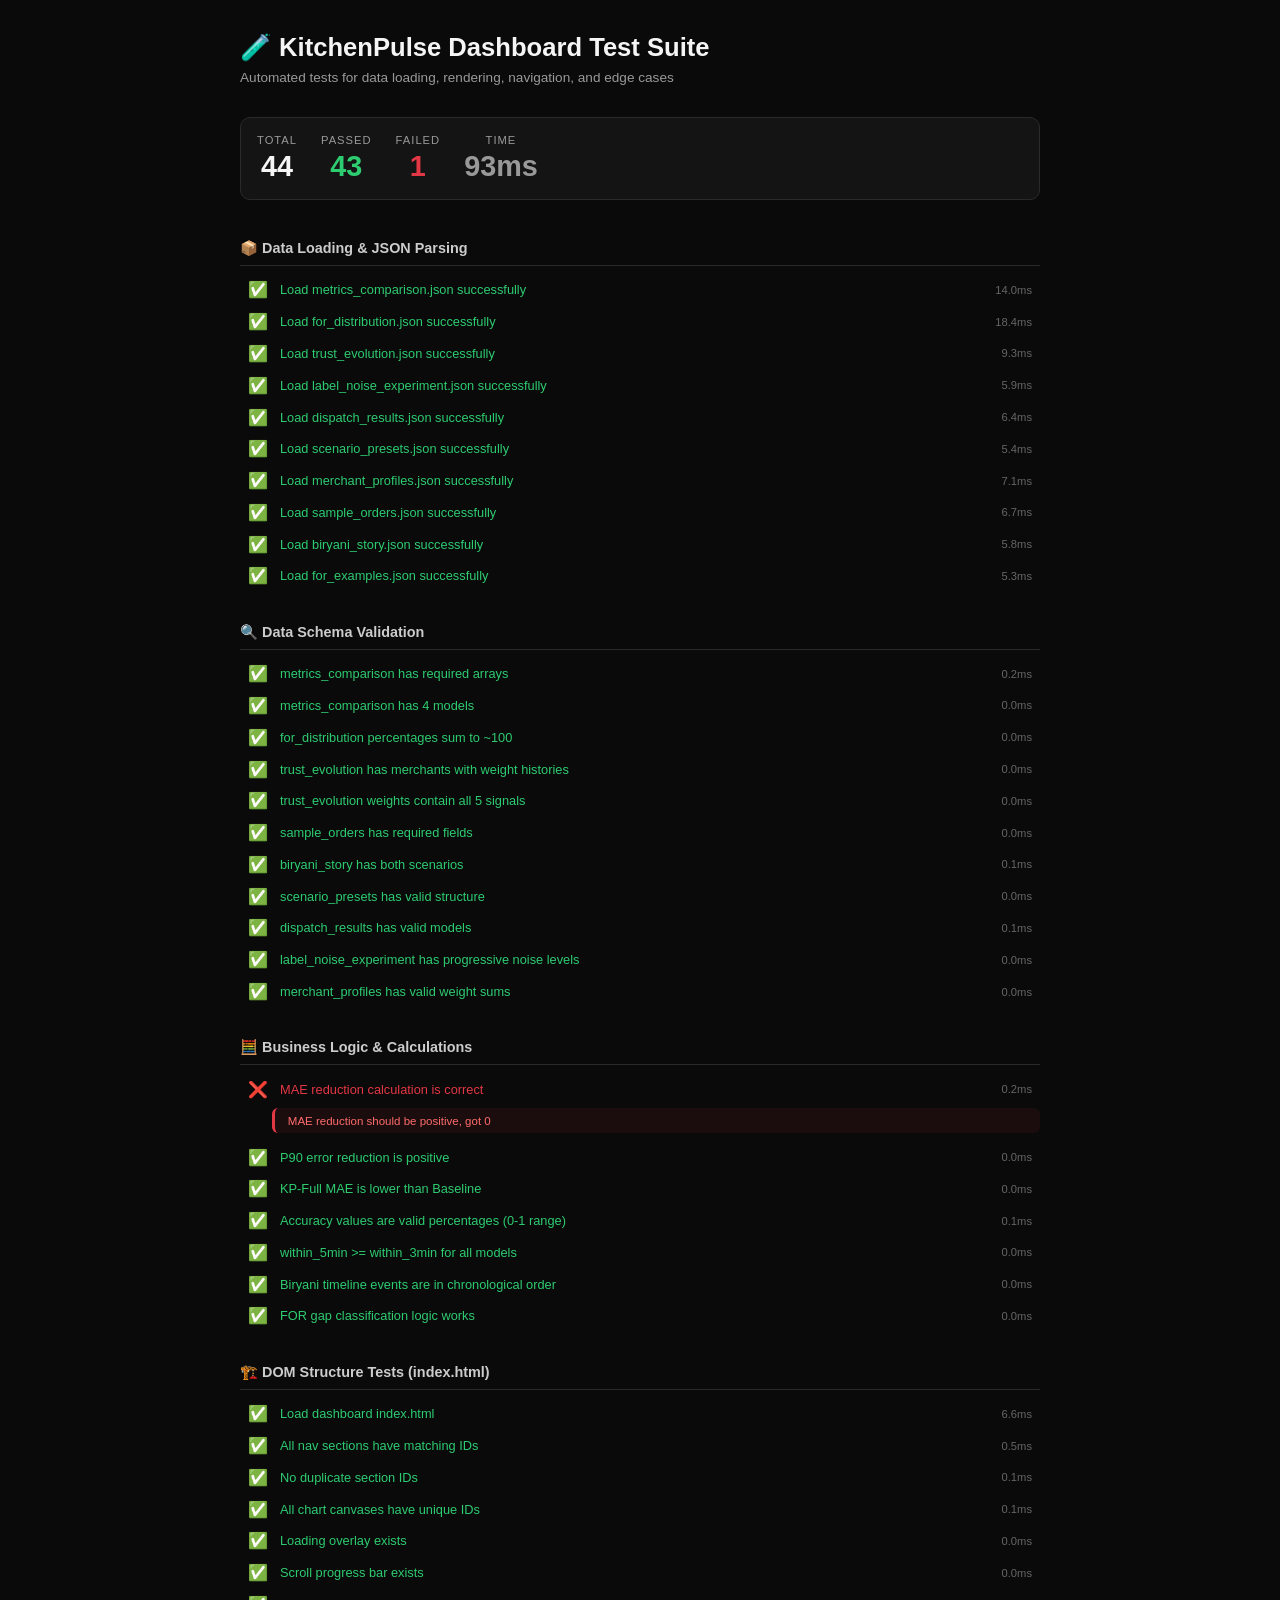
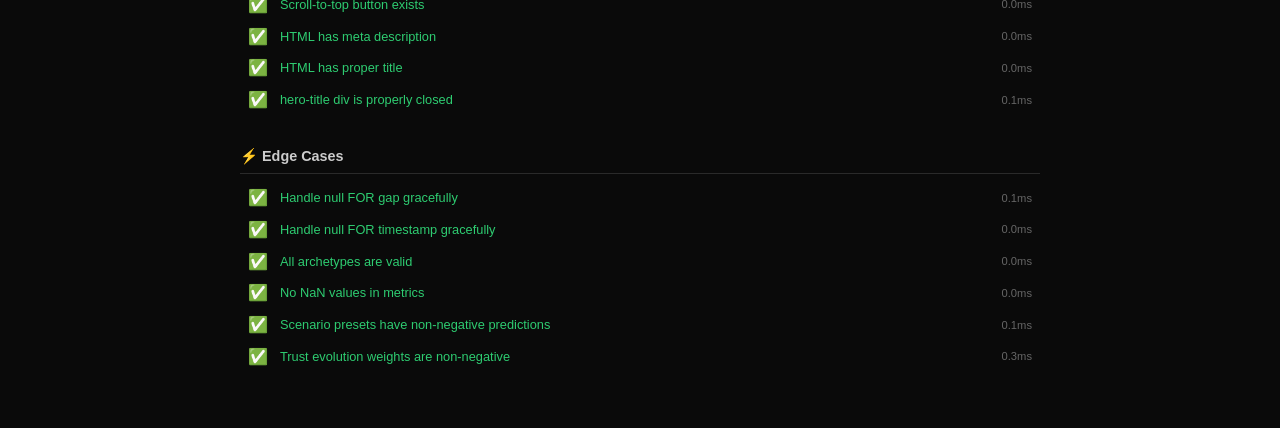
<file: dashboard/tests.html>
<!DOCTYPE html>
<html lang="en">
<head>
    <meta charset="UTF-8">
    <meta name="viewport" content="width=device-width, initial-scale=1.0">
    <title>KitchenPulse Dashboard — Test Suite</title>
    <style>
        * { margin: 0; padding: 0; box-sizing: border-box; }
        body { font-family: 'Inter', -apple-system, sans-serif; background: #0a0a0a; color: #f5f5f5; padding: 2rem; }
        h1 { font-size: 1.6rem; margin-bottom: 0.5rem; }
        .subtitle { color: #999; font-size: 0.85rem; margin-bottom: 2rem; }
        .summary { display: flex; gap: 1.5rem; margin-bottom: 2rem; padding: 1rem; background: #141414; border-radius: 10px; border: 1px solid #2a2a2a; }
        .summary-item { text-align: center; }
        .summary-label { font-size: 0.7rem; color: #999; text-transform: uppercase; letter-spacing: 1px; }
        .summary-value { font-size: 1.8rem; font-weight: 800; margin-top: 0.25rem; }
        .pass { color: #2ecc71; }
        .fail { color: #E23744; }
        .skip { color: #f59e0b; }
        .test-group { margin-bottom: 1.5rem; }
        .group-title { font-size: 0.9rem; font-weight: 700; padding: 0.5rem 0; border-bottom: 1px solid #2a2a2a; margin-bottom: 0.5rem; color: #ccc; }
        .test-row { display: flex; align-items: center; gap: 0.75rem; padding: 0.4rem 0.5rem; font-size: 0.8rem; border-radius: 6px; }
        .test-row:hover { background: #1c1c1c; }
        .icon { font-size: 1rem; min-width: 20px; text-align: center; }
        .test-name { flex: 1; }
        .test-time { color: #666; font-size: 0.7rem; font-variant-numeric: tabular-nums; }
        .error-msg { background: rgba(226,55,68,0.08); color: #ff6b6b; padding: 0.4rem 0.8rem; margin: 0.2rem 0 0.5rem 2rem; border-radius: 6px; font-size: 0.72rem; border-left: 3px solid #E23744; }
        #test-container { max-width: 800px; margin: 0 auto; }
        .running { color: #f59e0b; animation: pulse 1s infinite; }
        @keyframes pulse { 0%,100% { opacity: 1; } 50% { opacity: 0.5; } }
    </style>
</head>
<body>
<div id="test-container">
    <h1>🧪 KitchenPulse Dashboard Test Suite</h1>
    <p class="subtitle">Automated tests for data loading, rendering, navigation, and edge cases</p>

    <div class="summary">
        <div class="summary-item"><div class="summary-label">Total</div><div class="summary-value" id="s-total">—</div></div>
        <div class="summary-item"><div class="summary-label">Passed</div><div class="summary-value pass" id="s-pass">—</div></div>
        <div class="summary-item"><div class="summary-label">Failed</div><div class="summary-value fail" id="s-fail">—</div></div>
        <div class="summary-item"><div class="summary-label">Time</div><div class="summary-value" id="s-time" style="color:#999">—</div></div>
    </div>

    <div id="results"></div>
</div>

<script>
/* ============================================================
   MINI TEST FRAMEWORK
   ============================================================ */
const results = [];
let currentGroup = '';

function group(name) { currentGroup = name; }

function assert(condition, message) {
    if (!condition) throw new Error(message || 'Assertion failed');
}

function assertEqual(actual, expected, message) {
    if (actual !== expected) {
        throw new Error(`${message || 'assertEqual'}: expected ${JSON.stringify(expected)}, got ${JSON.stringify(actual)}`);
    }
}

function assertTruthy(value, message) {
    if (!value) throw new Error(`${message || 'assertTruthy'}: value is falsy (${value})`);
}

function assertType(value, type, message) {
    if (typeof value !== type) throw new Error(`${message || 'assertType'}: expected type ${type}, got ${typeof value}`);
}

async function test(name, fn) {
    const t0 = performance.now();
    try {
        await fn();
        results.push({ group: currentGroup, name, pass: true, time: performance.now() - t0 });
    } catch (e) {
        results.push({ group: currentGroup, name, pass: false, error: e.message, time: performance.now() - t0 });
    }
}

function renderResults() {
    const container = document.getElementById('results');
    const groups = {};
    results.forEach(r => {
        if (!groups[r.group]) groups[r.group] = [];
        groups[r.group].push(r);
    });

    let html = '';
    for (const [gName, tests] of Object.entries(groups)) {
        html += `<div class="test-group"><div class="group-title">${gName}</div>`;
        tests.forEach(t => {
            const icon = t.pass ? '✅' : '❌';
            const cls = t.pass ? 'pass' : 'fail';
            html += `<div class="test-row"><span class="icon">${icon}</span><span class="test-name ${cls}">${t.name}</span><span class="test-time">${t.time.toFixed(1)}ms</span></div>`;
            if (!t.pass) html += `<div class="error-msg">${t.error}</div>`;
        });
        html += `</div>`;
    }
    container.innerHTML = html;

    const total = results.length;
    const passed = results.filter(r => r.pass).length;
    const failed = total - passed;
    const totalTime = results.reduce((s, r) => s + r.time, 0);
    document.getElementById('s-total').textContent = total;
    document.getElementById('s-pass').textContent = passed;
    document.getElementById('s-fail').textContent = failed;
    document.getElementById('s-time').textContent = totalTime.toFixed(0) + 'ms';

    document.getElementById('s-fail').style.color = failed > 0 ? '#E23744' : '#2ecc71';
}

/* ============================================================
   HELPER: Fetch JSON from data directory
   ============================================================ */
async function loadJSON(name) {
    const res = await fetch(`data/${name}.json`);
    if (!res.ok) throw new Error(`HTTP ${res.status} loading ${name}.json`);
    return res.json();
}

/* ============================================================
   RUN ALL TESTS
   ============================================================ */
async function runAllTests() {
    document.getElementById('results').innerHTML = '<p class="running">⏳ Running tests...</p>';

    // ========== DATA LOADING ==========
    group('📦 Data Loading & JSON Parsing');

    const fileNames = [
        'metrics_comparison', 'for_distribution', 'trust_evolution',
        'label_noise_experiment', 'dispatch_results', 'scenario_presets',
        'merchant_profiles', 'sample_orders', 'biryani_story', 'for_examples',
    ];

    const DATA = {};

    for (const f of fileNames) {
        await test(`Load ${f}.json successfully`, async () => {
            const data = await loadJSON(f);
            assertTruthy(data, `${f}.json returned null/undefined`);
            DATA[f] = data;
        });
    }

    // ========== DATA SCHEMA VALIDATION ==========
    group('🔍 Data Schema Validation');

    await test('metrics_comparison has required arrays', async () => {
        const m = DATA.metrics_comparison;
        assertTruthy(m, 'metrics_comparison not loaded');
        assertTruthy(Array.isArray(m.models), 'models should be array');
        assertTruthy(Array.isArray(m.mae), 'mae should be array');
        assertTruthy(Array.isArray(m.p90_error), 'p90_error should be array');
        assertTruthy(Array.isArray(m.p95_error), 'p95_error should be array');
        assertTruthy(Array.isArray(m.within_3min), 'within_3min should be array');
        assertTruthy(Array.isArray(m.within_5min), 'within_5min should be array');
        assertEqual(m.models.length, m.mae.length, 'models and mae length mismatch');
    });

    await test('metrics_comparison has 4 models', async () => {
        assertEqual(DATA.metrics_comparison.models.length, 4, 'Should have 4 models');
    });

    await test('for_distribution percentages sum to ~100', async () => {
        const d = DATA.for_distribution;
        const sum = d.honest_pct + d.rider_triggered_pct + d.lazy_pct + d.missing_pct;
        assert(Math.abs(sum - 100) < 1, `FOR percentages sum to ${sum}, expected ~100`);
    });

    await test('trust_evolution has merchants with weight histories', async () => {
        const te = DATA.trust_evolution;
        assertTruthy(Array.isArray(te), 'trust_evolution should be array');
        assert(te.length > 0, 'trust_evolution should have entries');
        assertTruthy(te[0].archetype, 'first entry should have archetype');
        assertTruthy(te[0].merchant_id !== undefined, 'first entry should have merchant_id');
        assertTruthy(Array.isArray(te[0].weight_history), 'first entry should have weight_history array');
    });

    await test('trust_evolution weights contain all 5 signals', async () => {
        const signals = ['for', 'dwell', 'behavior', 'akai', 'external'];
        const entry = DATA.trust_evolution[0];
        const hist = entry.weight_history[0];
        signals.forEach(s => {
            assert(s in hist.weights, `weight_history missing signal: ${s}`);
        });
    });

    await test('sample_orders has required fields', async () => {
        const orders = DATA.sample_orders;
        assertTruthy(Array.isArray(orders), 'sample_orders should be array');
        assert(orders.length > 0, 'sample_orders should not be empty');
        const o = orders[0];
        assertTruthy('archetype' in o, 'missing archetype');
        assertTruthy('for_behavior' in o, 'missing for_behavior');
        assertTruthy('true_kpt' in o, 'missing true_kpt');
    });

    await test('biryani_story has both scenarios', async () => {
        const b = DATA.biryani_story;
        assertTruthy(b.without_kp, 'missing without_kp');
        assertTruthy(b.with_kp, 'missing with_kp');
        assertTruthy(b.true_kpt > 0, 'true_kpt should be positive');
        assertTruthy(Array.isArray(b.without_kp.events), 'without_kp.events should be array');
        assertTruthy(Array.isArray(b.with_kp.events), 'with_kp.events should be array');
    });

    await test('scenario_presets has valid structure', async () => {
        const s = DATA.scenario_presets;
        assertTruthy(Array.isArray(s), 'scenario_presets should be array');
        assert(s.length > 0, 'scenario_presets should not be empty');
        s.forEach((item, i) => {
            assertTruthy(item.name, `scenario ${i} missing name`);
            assertTruthy(item.result, `scenario ${i} missing result`);
            assertTruthy(item.result.true_kpt !== undefined, `scenario ${i} missing true_kpt`);
        });
    });

    await test('dispatch_results has valid models', async () => {
        const d = DATA.dispatch_results;
        assertTruthy(d, 'dispatch_results not loaded');
        const keys = Object.keys(d);
        assert(keys.length >= 2, 'dispatch_results should have at least 2 models');
        keys.forEach(k => {
            assertTruthy(d[k].avg_rider_wait !== undefined, `${k} missing avg_rider_wait`);
            assertTruthy(d[k].avg_food_cool !== undefined, `${k} missing avg_food_cool`);
        });
    });

    await test('label_noise_experiment has progressive noise levels', async () => {
        const n = DATA.label_noise_experiment;
        assertTruthy(Array.isArray(n), 'should be array');
        assert(n.length >= 3, 'should have multiple noise levels');
        // MAE should generally increase with noise
        assert(n[n.length - 1].mae >= n[0].mae, 'MAE should increase with more noise');
    });

    await test('merchant_profiles has valid weight sums', async () => {
        const profiles = DATA.merchant_profiles;
        assertTruthy(Array.isArray(profiles), 'should be array');
        assert(profiles.length > 0, 'should not be empty');
        // Check a sample of profiles have weights summing to ~1
        const sample = profiles.slice(0, 10);
        sample.forEach((p, i) => {
            const weightSum = Object.values(p.current_weights).reduce((s, v) => s + v, 0);
            assert(Math.abs(weightSum - 1.0) < 0.05, `Profile ${i} weights sum to ${weightSum.toFixed(3)}, expected ~1.0`);
        });
    });

    // ========== BUSINESS LOGIC ==========
    group('🧮 Business Logic & Calculations');

    await test('MAE reduction calculation is correct', async () => {
        const m = DATA.metrics_comparison;
        const blMAE = m.mae[0], kpMAE = m.mae[m.mae.length - 1];
        const reduction = Math.round((1 - kpMAE / blMAE) * 100);
        assert(reduction > 0, `MAE reduction should be positive, got ${reduction}`);
        assert(reduction < 100, `MAE reduction should be < 100%, got ${reduction}`);
    });

    await test('P90 error reduction is positive', async () => {
        const m = DATA.metrics_comparison;
        const blP90 = m.p90_error[0], kpP90 = m.p90_error[m.p90_error.length - 1];
        const reduction = Math.round((1 - kpP90 / blP90) * 100);
        assert(reduction > 0, `P90 reduction should be positive, got ${reduction}`);
    });

    await test('KP-Full MAE is lower than Baseline', async () => {
        const m = DATA.metrics_comparison;
        assert(m.mae[m.mae.length - 1] < m.mae[0], 'KP-Full MAE should be lower than Baseline');
    });

    await test('Accuracy values are valid percentages (0-1 range)', async () => {
        const m = DATA.metrics_comparison;
        m.within_3min.forEach((v, i) => {
            assert(v >= 0 && v <= 1, `within_3min[${i}] = ${v} is out of 0-1 range`);
        });
        m.within_5min.forEach((v, i) => {
            assert(v >= 0 && v <= 1, `within_5min[${i}] = ${v} is out of 0-1 range`);
        });
    });

    await test('within_5min >= within_3min for all models', async () => {
        const m = DATA.metrics_comparison;
        m.models.forEach((model, i) => {
            assert(m.within_5min[i] >= m.within_3min[i],
                `${model}: within_5min (${m.within_5min[i]}) < within_3min (${m.within_3min[i]})`);
        });
    });

    await test('Biryani timeline events are in chronological order', async () => {
        const b = DATA.biryani_story;
        [b.without_kp, b.with_kp].forEach(scenario => {
            const times = scenario.events.map(e => e.time).sort((a, b) => a - b);
            assert(times[0] === 0, 'First event should be at time 0');
        });
    });

    await test('FOR gap classification logic works', async () => {
        // Mirrors app.js gap classification
        function classifyGap(gap) {
            if (gap === null) return 'missing';
            if (gap <= 2) return 'good';
            if (gap <= 5) return 'warn';
            return 'bad';
        }
        assertEqual(classifyGap(null), 'missing', 'null gap');
        assertEqual(classifyGap(1), 'good', 'gap=1');
        assertEqual(classifyGap(2), 'good', 'gap=2');
        assertEqual(classifyGap(3), 'warn', 'gap=3');
        assertEqual(classifyGap(5), 'warn', 'gap=5');
        assertEqual(classifyGap(6), 'bad', 'gap=6');
        assertEqual(classifyGap(15), 'bad', 'gap=15');
    });

    // ========== DOM & STRUCTURE ==========
    group('🏗️ DOM Structure Tests (index.html)');

    // Load the dashboard HTML as text to check structure
    let dashboardHTML = '';
    await test('Load dashboard index.html', async () => {
        const res = await fetch('index.html');
        dashboardHTML = await res.text();
        assert(dashboardHTML.length > 0, 'index.html is empty');
    });

    await test('All nav sections have matching IDs', async () => {
        const navSections = ['hero', 'data', 'for-problem', 'solution', 'results', 'biryani', 'science'];
        navSections.forEach(id => {
            assert(dashboardHTML.includes(`id="${id}"`), `Missing section with id="${id}"`);
        });
    });

    await test('No duplicate section IDs', async () => {
        const idRegex = /id="([^"]+)"/g;
        const ids = [];
        let match;
        while ((match = idRegex.exec(dashboardHTML)) !== null) {
            ids.push(match[1]);
        }
        const unique = new Set(ids);
        // Allow some IDs to repeat (like in table cells) but main section IDs should be unique
        ['hero', 'data', 'for-problem', 'solution', 'results', 'biryani', 'science'].forEach(id => {
            const count = ids.filter(i => i === id).length;
            assertEqual(count, 1, `Section id="${id}" appears ${count} times`);
        });
    });

    await test('All chart canvases have unique IDs', async () => {
        const canvasRegex = /id="(chart-[^"]+)"/g;
        const canvasIds = [];
        let match;
        while ((match = canvasRegex.exec(dashboardHTML)) !== null) {
            canvasIds.push(match[1]);
        }
        const unique = new Set(canvasIds);
        assertEqual(canvasIds.length, unique.size, `Duplicate chart canvas IDs found: ${canvasIds}`);
    });

    await test('Loading overlay exists', async () => {
        assert(dashboardHTML.includes('id="loading-overlay"'), 'Missing loading overlay');
    });

    await test('Scroll progress bar exists', async () => {
        assert(dashboardHTML.includes('id="scroll-progress"'), 'Missing scroll progress bar');
    });

    await test('Scroll-to-top button exists', async () => {
        assert(dashboardHTML.includes('id="scroll-top"'), 'Missing scroll-to-top button');
    });

    await test('HTML has meta description', async () => {
        assert(dashboardHTML.includes('<meta name="description"'), 'Missing meta description tag');
    });

    await test('HTML has proper title', async () => {
        assert(dashboardHTML.includes('<title>'), 'Missing title tag');
        assert(dashboardHTML.includes('KitchenPulse'), 'Title should contain KitchenPulse');
    });

    await test('hero-title div is properly closed', async () => {
        // Check that hero-title has both opening and closing divs
        const openCount = (dashboardHTML.match(/class="hero-title"/g) || []).length;
        assert(openCount === 1, 'Should have exactly one hero-title div');
        // Ensure it's closed before section-title
        const heroTitleIdx = dashboardHTML.indexOf('class="hero-title"');
        const sectionTitleIdx = dashboardHTML.indexOf('class="section-title"', heroTitleIdx);
        const closeDivBetween = dashboardHTML.substring(heroTitleIdx, sectionTitleIdx);
        assert(closeDivBetween.includes('</div>'), 'hero-title should be closed before section-title');
    });

    // ========== EDGE CASES ==========
    group('⚡ Edge Cases');

    await test('Handle null FOR gap gracefully', async () => {
        const orders = DATA.sample_orders;
        const nullGap = orders.find(o => o.for_gap === null);
        // This shouldn't crash the classification
        if (nullGap) {
            assert(nullGap.for_gap === null, 'Expected null for_gap');
        }
        // Test passes either way — no crash means success
    });

    await test('Handle null FOR timestamp gracefully', async () => {
        const orders = DATA.sample_orders;
        const nullFor = orders.find(o => o.for_timestamp === null);
        if (nullFor) {
            assert(nullFor.for_timestamp === null, 'Expected null for_timestamp');
        }
    });

    await test('All archetypes are valid', async () => {
        const validArchetypes = ['cloud_kitchen', 'qsr_chain', 'dine_in', 'street_food'];
        const profiles = DATA.merchant_profiles;
        profiles.forEach((p, i) => {
            assert(validArchetypes.includes(p.archetype),
                `Profile ${i} has invalid archetype: ${p.archetype}`);
        });
    });

    await test('No NaN values in metrics', async () => {
        const m = DATA.metrics_comparison;
        ['mae', 'p50_error', 'p90_error', 'p95_error', 'within_3min', 'within_5min'].forEach(key => {
            const arr = m[key];
            if (arr) {
                arr.forEach((v, i) => {
                    assert(!isNaN(v), `${key}[${i}] is NaN`);
                    assert(isFinite(v), `${key}[${i}] is not finite`);
                });
            }
        });
    });

    await test('Scenario presets have non-negative predictions', async () => {
        DATA.scenario_presets.forEach((s, i) => {
            assert(s.result.baseline_prediction >= 0, `Scenario ${i} baseline_prediction is negative`);
            assert(s.result.kp_prediction >= 0, `Scenario ${i} kp_prediction is negative`);
            assert(s.result.true_kpt >= 0, `Scenario ${i} true_kpt is negative`);
        });
    });

    await test('Trust evolution weights are non-negative', async () => {
        const te = DATA.trust_evolution;
        te.forEach((entry, i) => {
            entry.weight_history.forEach((h, j) => {
                Object.entries(h.weights).forEach(([signal, weight]) => {
                    assert(weight >= 0, `Merchant ${i}, order ${j}: ${signal} weight is negative (${weight})`);
                });
            });
        });
    });

    // ========== DONE ==========
    renderResults();
}

runAllTests();
</script>
</body>
</html>
</file>
